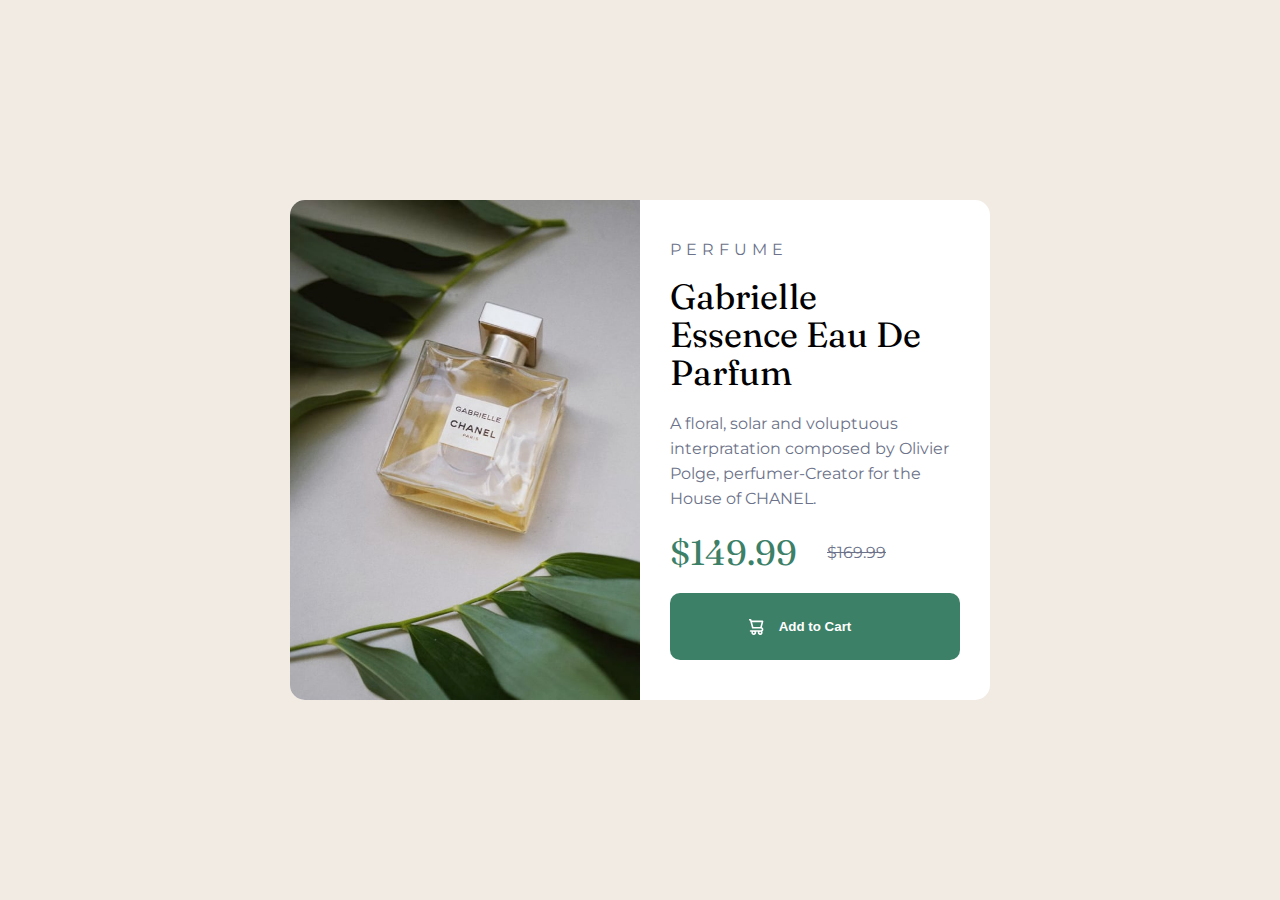
<file: project3/index.html>
<!DOCTYPE html>
<html lang="en">
  <head>
    <meta charset="UTF-8" />
    <meta name="viewport" content="width=device-width, initial-scale=1.0" />
    <title>Document</title>
    <link rel="stylesheet" href="style.css" />
    <link rel="preconnect" href="https://fonts.googleapis.com" />
    <link rel="preconnect" href="https://fonts.gstatic.com" crossorigin />
    <link
      href="https://fonts.googleapis.com/css2?family=Montserrat:wght@500;700&display=swap"
      rel="stylesheet"
    />
    <link
      href="https://fonts.googleapis.com/css2?family=Fraunces:opsz,wght@9..144,700&display=swap"
      rel="stylesheet"
    />
  </head>
  <body>
    <div class="container">
      <div class="img"></div>
      <div class="info">
        <div class="par">perfume</div>
        <div class="gab">Gabrielle Essence Eau De Parfum</div>
        <div class="flo">
          A floral, solar and voluptuous interpratation composed by Olivier
          Polge, perfumer-Creator for the House of CHANEL.
        </div>
        <div class="pri">$149.99 <span>$169.99</span></div>
        <button><img src="images/icon-cart.svg" alt="" />Add to Cart</button>
      </div>
    </div>
  </body>
</html>
</file>
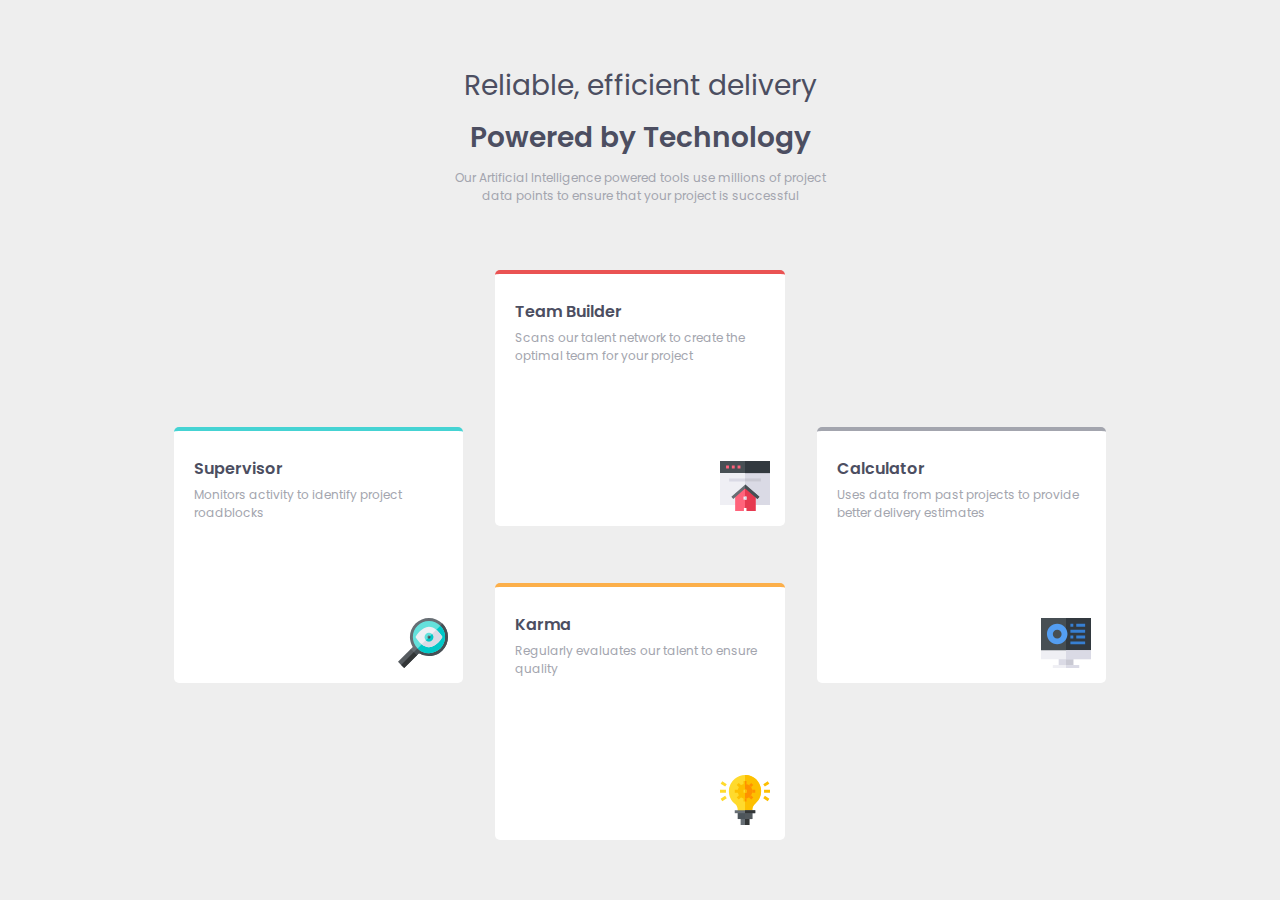
<file: project5/index.html>
<!DOCTYPE html>
<html lang="en">
  <head>
    <meta charset="UTF-8" />
    <meta name="viewport" content="width=device-width, initial-scale=1.0" />
    <title>Document</title>
    <link rel="stylesheet" href="style.css" />
    <link rel="preconnect" href="https://fonts.googleapis.com" />
    <link rel="preconnect" href="https://fonts.gstatic.com" crossorigin />
    <link
      href="https://fonts.googleapis.com/css2?family=Poppins:wght@200;400;600&display=swap"
      rel="stylesheet"
    />
  </head>
  <body>
    <div class="text">
      <div class="cont">
        <span class="span1">Reliable, efficient delivery</span>
        <span class="span2">Powered by Technology</span>
        Our Artificial Intelligence powered tools use millions of project data
        points to ensure that your project is successful
      </div>
    </div>
    <div class="container">
      <div class="one">
        <span>Supervisor</span> Monitors activity to identify project roadblocks
        <img src="images/icon-supervisor.svg" alt="" />
      </div>
      <div class="twice">
        <div class="two">
          <span>Team Builder</span> Scans our talent network to create the
          optimal team for your project
          <img src="images/icon-team-builder.svg" alt="" />
        </div>
        <div class="three">
          <span>Karma</span> Regularly evaluates our talent to ensure quality
          <img src="images/icon-karma.svg" alt="" />
        </div>
      </div>
      <div class="four">
        <span>Calculator</span> Uses data from past projects to provide better
        delivery estimates <img src="images/icon-calculator.svg" alt="" />
      </div>
    </div>
  </body>
</html>
</file>
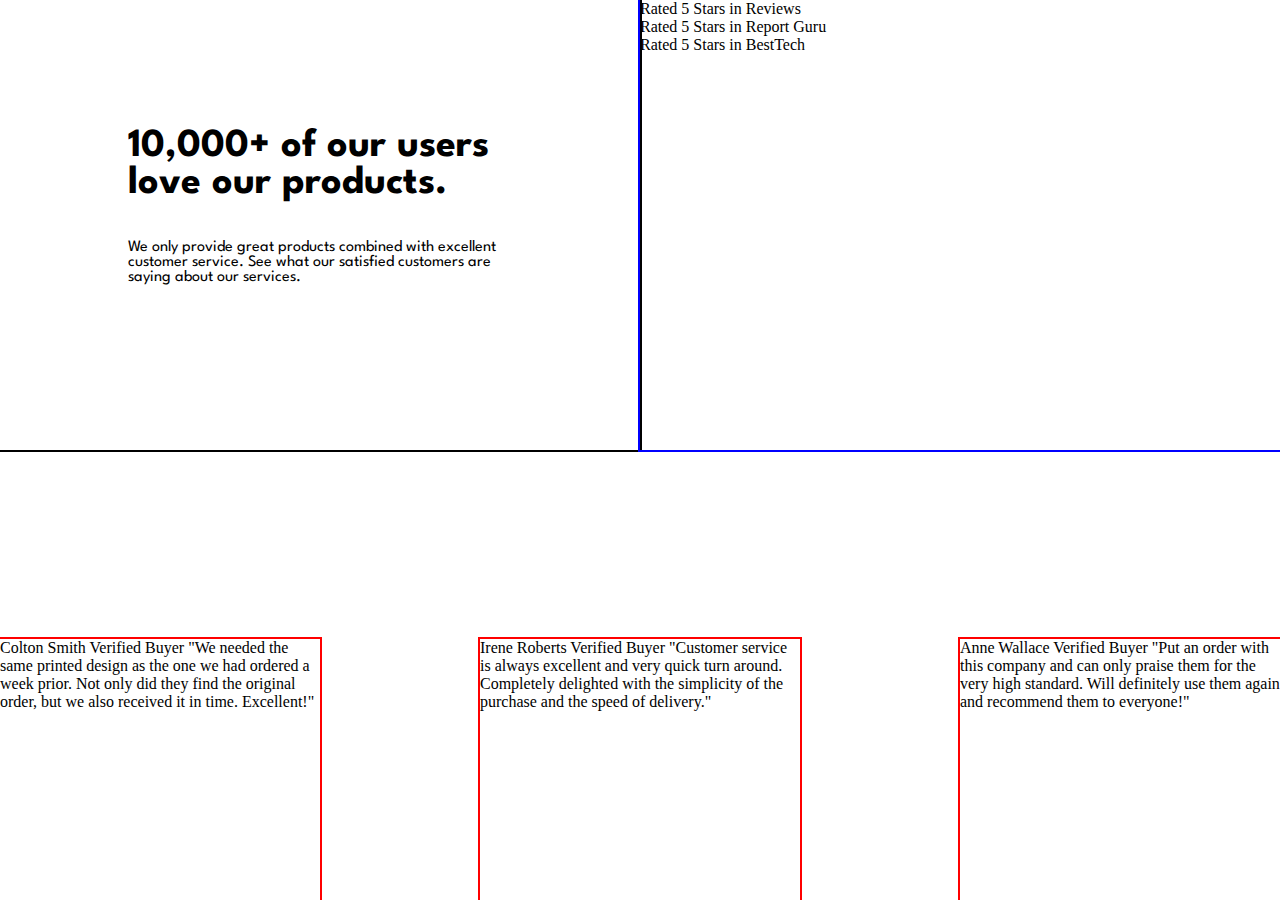
<file: project6/index.html>
<!DOCTYPE html>
<html lang="en">
  <head>
    <meta charset="UTF-8" />
    <meta name="viewport" content="width=device-width, initial-scale=1.0" />
    <link rel="stylesheet" href="style.css" />
    <link rel="preconnect" href="https://fonts.googleapis.com" />
    <link rel="preconnect" href="https://fonts.gstatic.com" crossorigin />
    <link
      href="https://fonts.googleapis.com/css2?family=League+Spartan:wght@400;500;700&family=Poppins:wght@200;400;600&display=swap"
      rel="stylesheet"
    />
    <title>MY SIXTH PROJECT</title>
  </head>
  <body>
    <div class="intro">
      <span> 10,000+ of our users love our products.</span>
      We only provide great products combined with excellent customer service.
      See what our satisfied customers are saying about our services.
    </div>
    <div class="rate">
      <div class="one">Rated 5 Stars in Reviews</div>
      <div class="two">Rated 5 Stars in Report Guru</div>
      <div class="three">Rated 5 Stars in BestTech</div>
    </div>
    <div class="container">
      <div class="one">
        Colton Smith Verified Buyer "We needed the same printed design as the
        one we had ordered a week prior. Not only did they find the original
        order, but we also received it in time. Excellent!"
      </div>
      <div class="two">
        Irene Roberts Verified Buyer "Customer service is always excellent and
        very quick turn around. Completely delighted with the simplicity of the
        purchase and the speed of delivery."
      </div>
      <div class="three">
        Anne Wallace Verified Buyer "Put an order with this company and can only
        praise them for the very high standard. Will definitely use them again
        and recommend them to everyone!"
      </div>
    </div>
  </body>
</html>
</file>
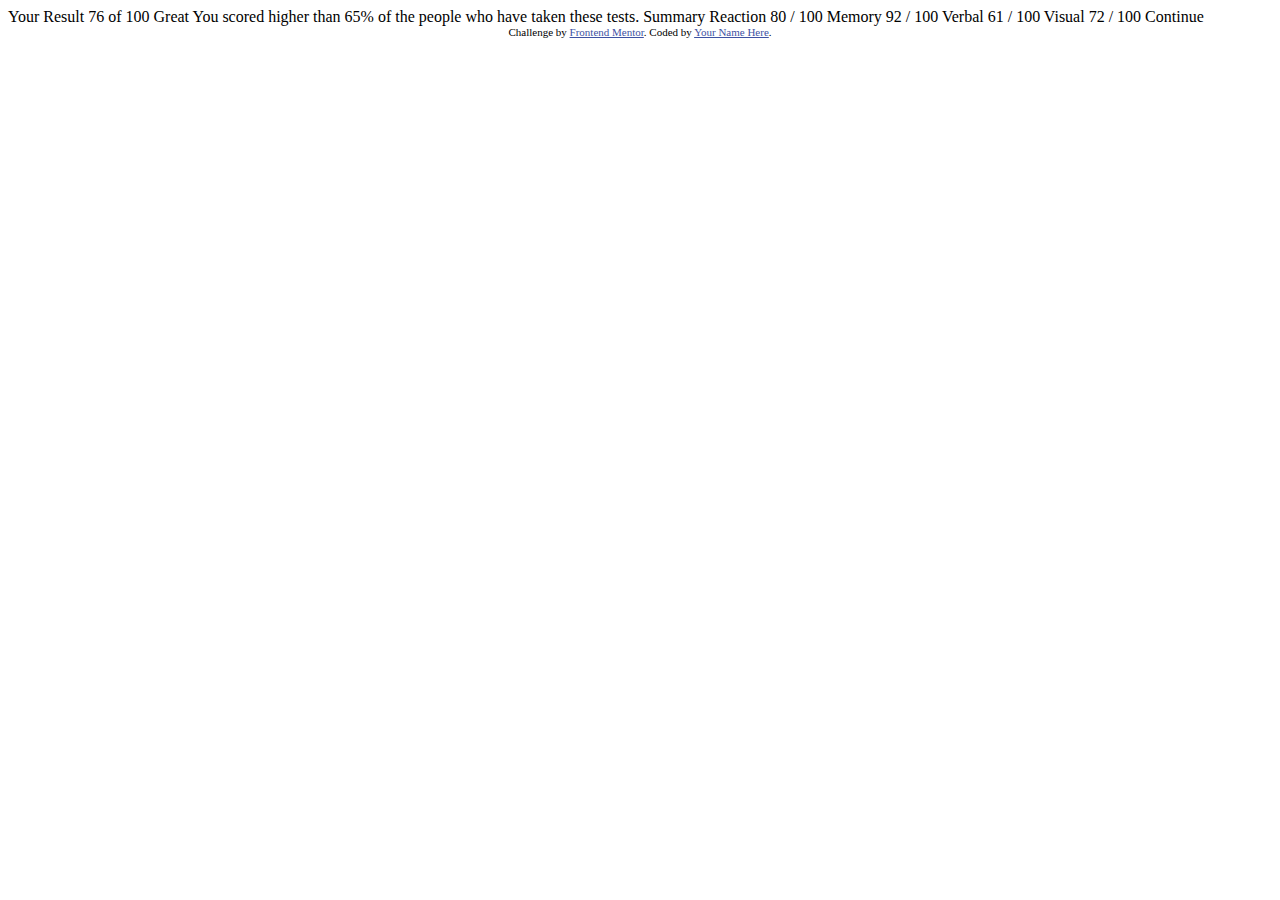
<file: project2/results-summary-component-main/index.html>
<!DOCTYPE html>
<html lang="en">
<head>
  <meta charset="UTF-8">
  <meta name="viewport" content="width=device-width, initial-scale=1.0"> <!-- displays site properly based on user's device -->

  <link rel="icon" type="image/png" sizes="32x32" href="./assets/images/favicon-32x32.png">
  
  <title>Frontend Mentor | Results summary component</title>

  <!-- Feel free to remove these styles or customise in your own stylesheet 👍 -->
  <style>
    .attribution { font-size: 11px; text-align: center; }
    .attribution a { color: hsl(228, 45%, 44%); }
  </style>
</head>
<body>

  Your Result
  76
  of 100

  Great
  You scored higher than 65% of the people who have taken these tests.
  
  Summary

  Reaction
  80 / 100

  Memory
  92 / 100

  Verbal
  61 / 100

  Visual
  72 / 100

  Continue
  
  <div class="attribution">
    Challenge by <a href="https://www.frontendmentor.io?ref=challenge" target="_blank">Frontend Mentor</a>. 
    Coded by <a href="#">Your Name Here</a>.
  </div>
</body>
</html>
</file>
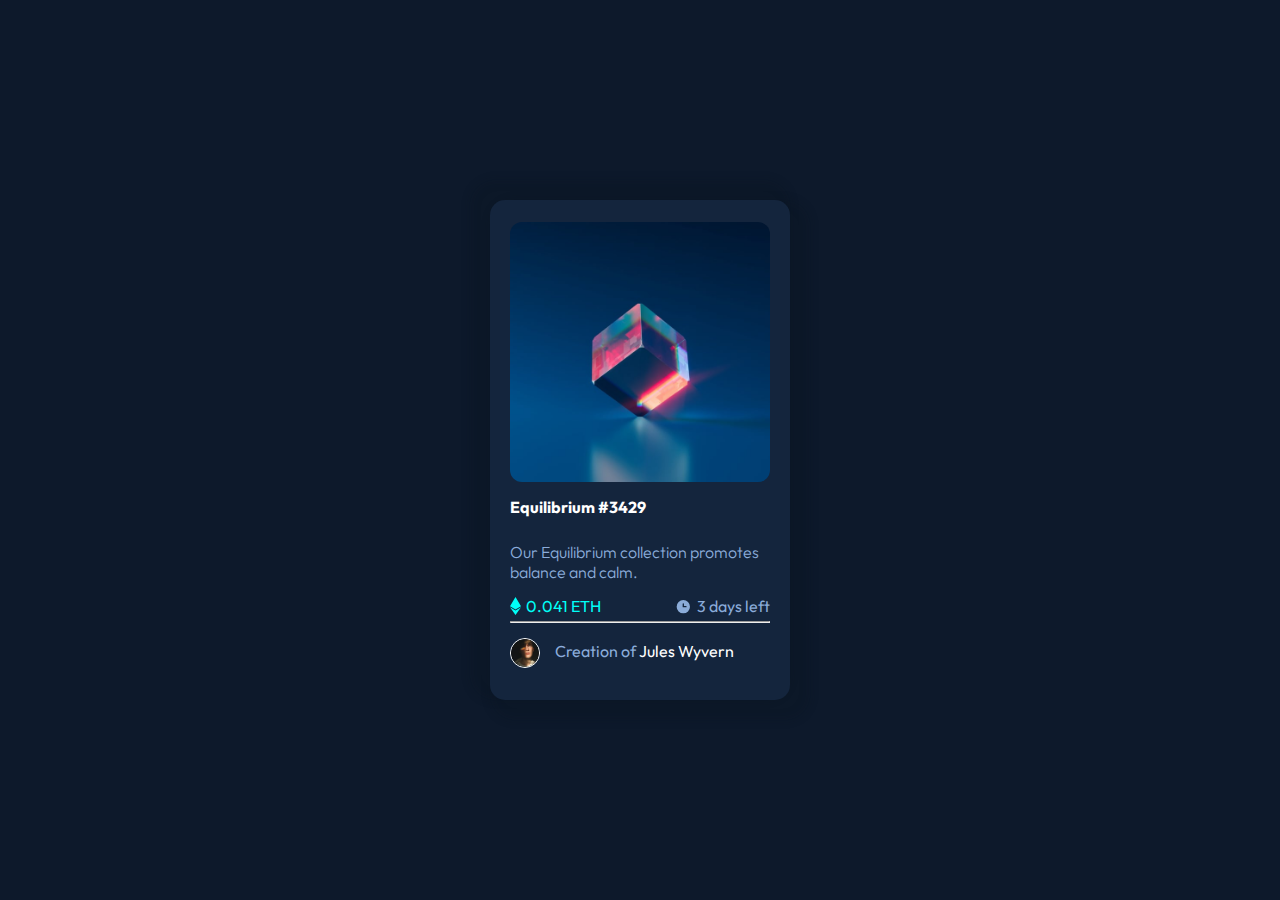
<file: project4/nft-preview-card-component-main/index.html>
<!DOCTYPE html>
<html lang="en">
  <head>
    <meta charset="UTF-8" />
    <meta name="viewport" content="width=device-width, initial-scale=1.0" />
    <title>Document</title>
    <link rel="stylesheet" href="style.css" />
    <link rel="preconnect" href="https://fonts.googleapis.com" />
    <link rel="preconnect" href="https://fonts.gstatic.com" crossorigin />
    <link
      href="https://fonts.googleapis.com/css2?family=Outfit:wght@300;400;600&display=swap"
      rel="stylesheet"
    />
  </head>
  <body>
    <div class="container">
      <div class="img">
        <div class="view2"></div>
        <img class="view" src="images/icon-view.svg" alt="" />
      </div>
      <div class="equ">Equilibrium #3429</div>
      <div class="our">
        Our Equilibrium collection promotes balance and calm.
      </div>
      <div class="eth">
        <div class="one">
          <img src="images/icon-ethereum.svg" alt="" />0.041 ETH
        </div>
        <div class="two">
          <img src="images/icon-clock.svg" alt="" />3 days left
        </div>
      </div>
      <hr />
      <div class="cre">
        <img src="images/image-avatar.png" alt="" />Creation of
        <span>Jules Wyvern</span>
      </div>
    </div>
  </body>
</html>
</file>
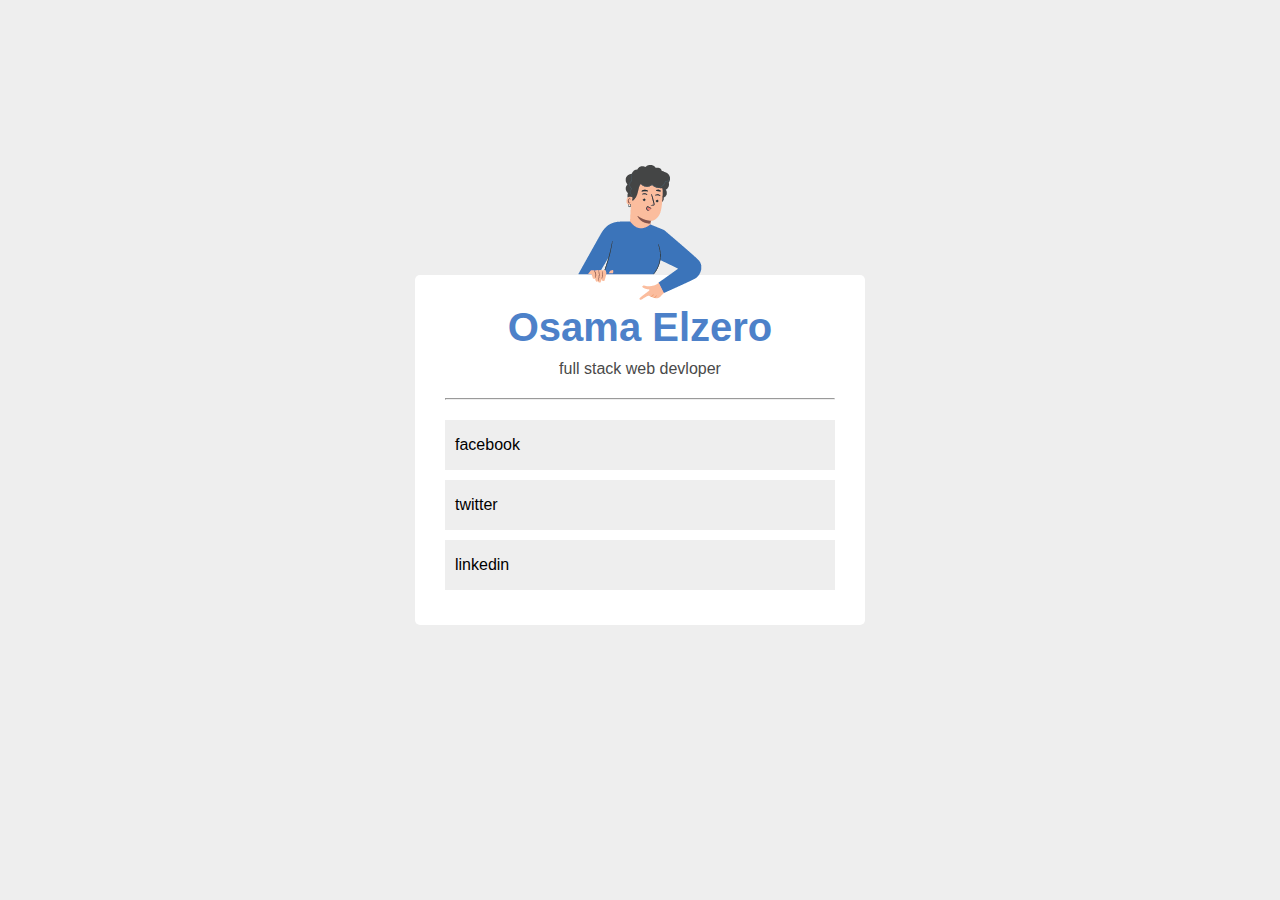
<file: project1/project1.html>
<!DOCTYPE html>
<html lang="en">
  <head>
    <meta charset="UTF-8" />
    <meta name="viewport" content="width=device-width, initial-scale=1.0" />
    <title>Document</title>
    <link rel="stylesheet" href="project1.css" />
  </head>
  <body>
    <div class="container">
      <img src="person-blue-shirt.png" alt="" />
      <div class="cont">
        <div class="name">Osama Elzero</div>
        <div class="full">full stack web devloper</div>
        <hr />
        <div class="face">facebook</div>
        <div class="tw">twitter</div>
        <div class="link">linkedin</div>
      </div>
    </div>
  </body>
</html>
</file>
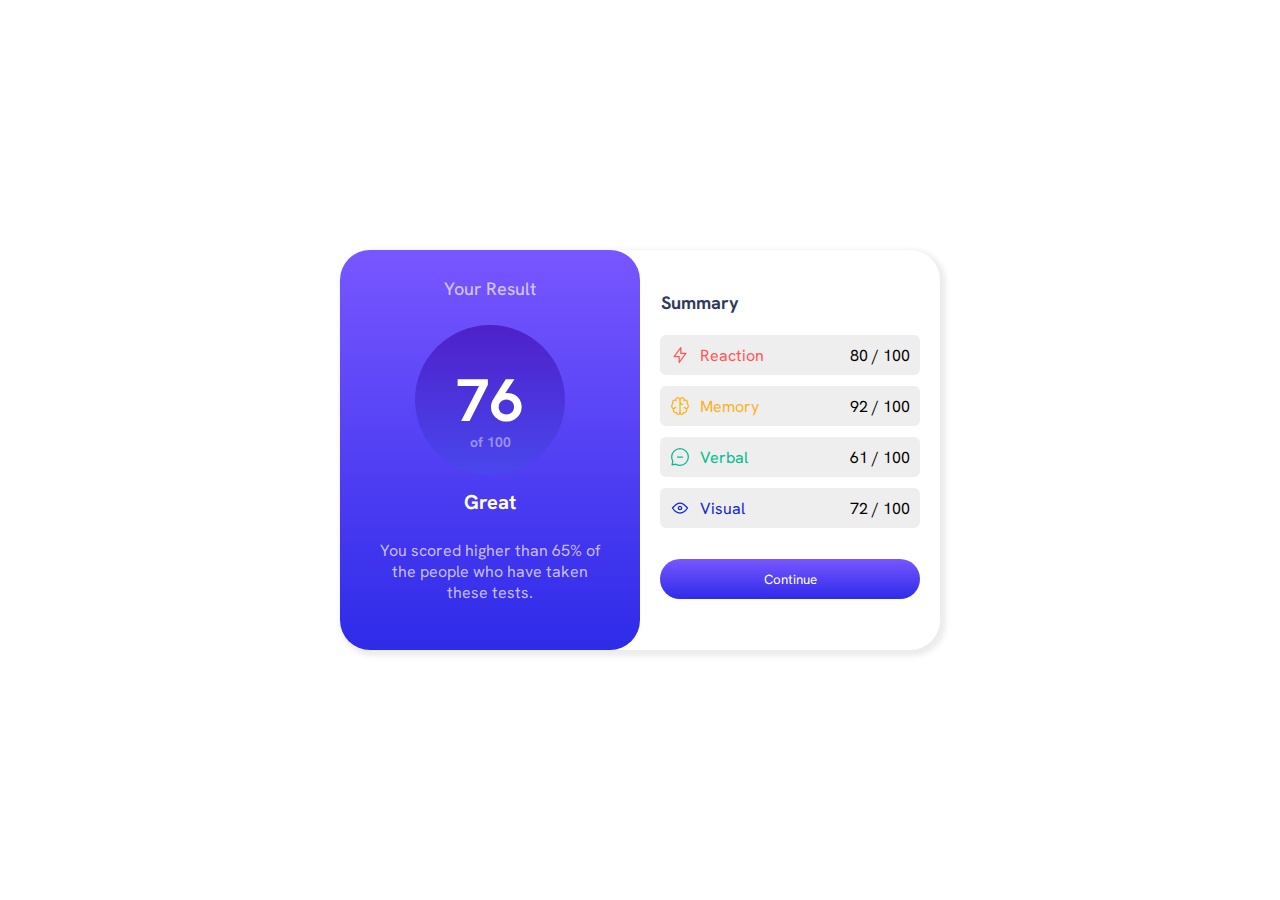
<file: project2/project2.htm>
<!DOCTYPE html>
<html lang="en">
  <head>
    <meta charset="UTF-8" />
    <meta name="viewport" content="width=device-width, initial-scale=1.0" />
    <title>Document</title>
    <link rel="stylesheet" href="project3.css" />
    <link rel="preconnect" href="https://fonts.googleapis.com" />
    <link rel="preconnect" href="https://fonts.gstatic.com" crossorigin />
    <link
      href="https://fonts.googleapis.com/css2?family=Cairo:wght@700&family=Hanken+Grotesk:wght@500&family=Jomhuria&family=Open+Sans:wght@300&display=swap"
      rel="stylesheet"
    />
  </head>
  <body>
    <div class="container">
      <div class="blue">
        <div class="one">Your Result</div>
        <div class="boul">76 <span>of 100</span></div>
        <div class="great">Great</div>
        <div class="two">
          You scored higher than 65% of the people who have taken these tests.
        </div>
      </div>
      <div class="white">
        <div class="three">Summary</div>
        <div class="rea">
          <div class="rea2">Reaction</div>
          <div>80 / 100</div>
        </div>
        <div class="mem">
          <div class="mem2">Memory</div>
          <div>92 / 100</div>
        </div>
        <div class="ver">
          <div class="ver2">Verbal</div>
          <div>61 / 100</div>
        </div>
        <div class="vis">
          <div class="vis2">Visual</div>
          <div>72 / 100</div>
        </div>
        <button>Continue</button>
      </div>
    </div>
  </body>
</html>
</file>
<file: project3/style.css>
* {
  box-sizing: border-box;
  margin: 0;
}
body {
  display: flex;
  height: 100vh;
  justify-content: center;
  align-items: center;
  background-color: hsl(30, 38%, 92%);
}
.container {
  width: 700px;
  height: 500px;
  border-radius: 15px;
  display: grid;
  grid-template-columns: 1fr 1fr;
  background-color: #fff;
}
.img {
  background-color: green;
}
.info {
  display: flex;
  justify-content: space-around;
  align-items: left;
  padding: 30px;
  flex-direction: column;
}
.par {
  font-size: 16px;
  font-family: "Montserrat", sans-serif;
  text-transform: uppercase;
  letter-spacing: 5px;
  color: hsl(228, 12%, 48%);
}
.gab {
  font-size: 35px;
  font-family: "Fraunces", serif;
  line-height: 38px;
  width: 260px;
}
.flo {
  font-size: 16px;
  font-family: "Montserrat", sans-serif;
  width: 280px;
  color: hsl(228, 12%, 48%);
  line-height: 25px;
}
.pri {
  font-size: 35px;
  font-family: "Fraunces", serif;
  display: flex;
  align-items: center;

  color: hsl(158, 36%, 37%);
}
.pri span {
  font-size: 16px;
  font-family: "Montserrat", sans-serif;
  margin-left: 30px;
  color: hsl(228, 12%, 48%);
  text-decoration: line-through;
}
button {
  width: 100%;
  border-radius: 10px;
  height: 67px;
  position: relative;
  background-color: hsl(158, 36%, 37%);
  color: #fff;
  border: none;
  font-weight: bold;
}
button img {
  position: absolute;
  top: 50%;
  transform: translateY(-50%) translate(-30px);
}
.img {
  background-image: url(images/image-product-desktop.jpg);
  background-repeat: no-repeat;
  background-size: cover;
  border-radius: 15px 0px 0px 15px;
}
button:hover {
  background-color: hsl(212, 21%, 14%);
  cursor: pointer;
}
</file>
<file: project5/style.css>
* {
  box-sizing: border-box;
  margin: 0;
}
body {
  height: 100vh;
  background-color: #eee;
  display: grid;
  grid-template-rows: 30% 70%;
  justify-content: center;
}
.container {
  display: grid;
  padding: 0% 10% 5% 10%;
  grid-template-columns: repeat(3, calc(100% / 3));
}

.cont {
  width: calc(100% / 3);
  height: 100%;
  margin: 0px auto;
  display: flex;
  justify-content: center;
  text-align: center;
  flex-direction: column;
  font-family: "Poppins", sans-serif;
  font-size: 12px;
  color: hsl(229, 6%, 66%);
}
.span1 {
  font-size: 28px;
  color: hsl(234, 12%, 34%);
}
.span2 {
  font-size: 28px;
  color: hsl(234, 12%, 34%);
  font-weight: 600;
  margin: 10px 0;
}
.one,
.two,
.three,
.four {
  width: 90%;
  height: 45%;
  padding: 20px;
  background-color: #fff;
  border-top-width: 4px;
  border-top-style: solid;
  border-radius: 5px;
  position: relative;
}
.twice {
  display: flex;
  flex-direction: column;
  justify-content: space-between;
}

.one,
.four {
  align-self: center;
}
.container div {
  font-family: "Poppins", sans-serif;
  font-size: 12px;
  color: hsl(229, 6%, 66%);
}
.container span {
  display: block;
  font-family: "Poppins", sans-serif;
  font-size: initial;
  font-weight: 600;
  margin: 5px 0;
  color: hsl(234, 12%, 34%);
}
.two {
  border-color: hsl(0, 78%, 62%);
}
.one {
  border-color: hsl(180, 62%, 55%);
}
.three {
  border-color: hsl(34, 97%, 64%);
}
.four {
  border-color: hsl(212, 86%, 64%) s;
}
.container div {
  margin: 0 auto;
}
img {
  width: 50px;
  position: absolute;
  right: 15px;
  bottom: 15px;
}
</file>
<file: project6/style.css>
* {
  box-sizing: border-box;
  margin: 0;
}
body {
  display: flex;
  height: 100vh;
  flex-wrap: wrap;
}
.intro {
  width: 50%;
  height: 50%;
  outline: 2px black solid;
  padding: 10%;
  display: flex;
  align-items: space-evenly;
  flex-wrap: wrap;
}
.intro {
  font-family: "League Spartan", sans-serif;
}
.intro span {
  font-weight: bold;
  font-size: 40px;
  display: block;
}
.rate {
  width: 50%;
  height: 50%;
  outline: 2px blue solid;
}
.container {
  display: flex;
  flex-wrap: wrap;
  justify-content: space-between;
}
.container div {
  width: 25%;
  outline: 2px red solid;
}
</file>
<file: project4/nft-preview-card-component-main/style.css>
* {
  box-sizing: border-box;
  margin: 0;
}
body {
  height: 100vh;
  display: flex;
  justify-content: center;
  align-items: center;
  background-color: hsl(217, 54%, 11%);
}
.container {
  width: 300px;
  height: 500px;
  box-shadow: 10px 10px 10px 10px hsl(217deg 45.1% 8.57% / 20%),
    -10px -10px 10px 10px hsl(217deg 45.1% 8.57% / 20%);
  padding: 20px;
  display: flex;
  flex-direction: column;
  border-radius: 15px;
  justify-content: space-around;
  background-color: hsl(216, 50%, 16%);
}
.img {
  width: 260px;
  height: 260px;
  border-radius: 12px;
  background-image: url(images/image-equilibrium.jpg);
  background-repeat: no-repeat;
  background-size: cover;
  display: flex;
  align-items: center;
  justify-content: center;
  position: relative;
  cursor: pointer;
}
.equ {
  padding: 10px 0px;
  font-family: "Outfit", sans-serif;
  font-weight: 700;
  color: white;
  cursor: pointer;
}
.our {
  padding: 10px 0px;
  font-family: "Outfit", sans-serif;
  color: hsl(215, 51%, 70%);
  font-weight: 300;
}
.eth {
  display: flex;
  justify-content: space-between;
  color: #fff;
}
.eth div {
  display: inline-block;
  font-family: "Outfit", sans-serif;
  display: flex;
  align-items: center;
}
.cre {
  padding: 10px 0px;
  font-family: "Outfit", sans-serif;
  color: hsl(215, 51%, 70%);
}
.cre img {
  width: 30px;
  height: 30px;
  margin-right: 15px;
  vertical-align: middle;
  border: 1px #fff solid;
  border-radius: 50%;
}
.eth img {
  margin-right: 5px;
}
.one {
  color: hsl(178, 100%, 50%);
}
.two {
  color: hsl(215, 51%, 70%);
}
span {
  color: #fff;
  cursor: pointer;
}
.view {
  visibility: hidden;
}

.img:hover > .view {
  visibility: visible;
}
.img:hover > .view2 {
  visibility: visible;
}

.view2 {
  width: 100%;
  height: 100%;
  background-color: #eeeeee4a;
  position: absolute;
  border-radius: 12px;
  visibility: hidden;
}
</file>
<file: project1/project1.css>
* {
  box-sizing: border-box;
  margin: 0;
  font-family: Arial, Helvetica, sans-serif;
}

body {
  height: 100vh;
  background-color: #eee;
  display: flex;
  justify-content: center;
  align-items: center;
}
.container {
  position: relative;
}
.cont {
  padding: 30px;
  background-color: #fff;
  width: 450px;
  height: 350px;
  border-radius: 5px;
}
.name {
  color: rgb(77, 129, 201);
  font-size: 40px;
  font-weight: bold;
  text-align: center;
}
.full {
  margin: 10px 0px 20px;
  color: rgb(74, 74, 74);
  text-align: center;
}
hr {
  color: yellow;
}

.face,
.tw,
.link {
  padding: 10px;
  display: flex;
  background-color: #eee;
  height: 50px;
  margin-top: 10px;
  align-items: center;
}
.face {
  margin-top: 20px;
}
img {
  position: absolute;
  left: 50%;
  transform: translateX(-50%) translateY(-110px);
}
</file>
<file: project2/project3.css>
* {
  box-sizing: border-box;
  margin: 0;
  font-family: "Hanken Grotesk", sans-serif;
}
body {
  height: 100vh;
  display: flex;
  justify-content: center;
  align-items: center;
}
.container {
  border-radius: 30px;
  width: 600px;
  height: 400px;
  /* border: 2px black solid; */
  display: flex;
  box-shadow: 3px 3px 5px 3px #80808026;
}
.blue {
  border-radius: 30px;
  /* background-color: hsl(241, 81%, 54%); */
  background-image: linear-gradient(
    to top,
    hsl(241, 81%, 54%),
    hsl(252, 100%, 67%)
  );
  width: 300px;
  display: flex;
  padding: 10px;
  flex-direction: column;
  justify-content: space-around;
  align-items: center;
}
.one {
  display: flex;
  justify-content: center;
  align-items: center;
  font-size: 18px;
  color: hsl(252deg 88.17% 92.01% / 85%);
  font-weight: 500;
  padding: 10px;
}
.boul {
  display: flex;
  justify-content: center;
  align-items: center;
  width: 150px;
  height: 150px;
  border-radius: 50%;
  background-image: linear-gradient(
    to bottom,
    hsla(256, 72%, 46%, 1),
    hsl(241deg 82.51% 60.38%)
  );
  font-size: 60px;
  color: #fff;
  font-weight: bold;
  position: relative;
}
.great {
  font-size: 20px;
  font-weight: bold;
  color: #fff;
  display: flex;
  justify-content: center;
  align-items: center;
}
.two {
  padding: 10px;
  width: 250px;
  display: flex;
  justify-content: center;
  text-align: center;
  color: hsl(252deg 88.17% 92.01% / 85%);
  font-size: 16px;
  margin-bottom: 20px;
}
span {
  font-size: 14px;
  position: absolute;
  left: 50%;
  transform: translateX(-50%) translateY(42px);
  color: hsl(252deg 88.17% 92.01% / 55%);
}
.white {
  width: 300px;
  display: flex;
  flex-direction: column;
  align-items: center;
  padding: 20px;
  justify-content: space-evenly;
}
.three {
  font-size: 18px;
  color: hsl(224, 30%, 27%);
  padding: 10px;
  position: relative;
  left: -90px;
  font-weight: bold;
}
.rea,
.mem,
.ver,
.vis {
  height: 40px;
  width: 100%;
  background-color: #eee;
  display: flex;
  justify-content: space-between;
  border-radius: 6px;
  padding: 10px 10px 10px 40px;
}
button {
  width: 100%;
  height: 40px;
  background-image: linear-gradient(
    to top,
    hsl(241, 81%, 54%),
    hsl(252, 100%, 67%)
  );
  color: #fff;
  border-radius: 20px;
  margin: 20px;
  border: none;
}
.rea2,
.mem2,
.vis2,
.ver2 {
  position: relative;
}
.rea2::before {
  content: url(icon-reaction.svg);
  margin-right: 10px;
  position: absolute;
  left: -30px;
}
.mem2::before {
  content: url(icon-memory.svg);
  margin-right: 10px;
  position: absolute;
  left: -30px;
}
.ver2::before {
  content: url(icon-verbal.svg);
  margin-right: 10px;
  position: absolute;
  left: -30px;
}
.vis2::before {
  content: url(icon-visual.svg);
  margin-right: 10px;
  position: absolute;
  left: -30px;
}
.rea2 {
  color: hsl(0, 100%, 67%);
}
.mem2 {
  color: hsl(39, 100%, 56%);
}
.ver2 {
  color: hsl(166, 100%, 37%);
}
.vis2 {
  color: hsl(234, 85%, 45%);
}
</file>
